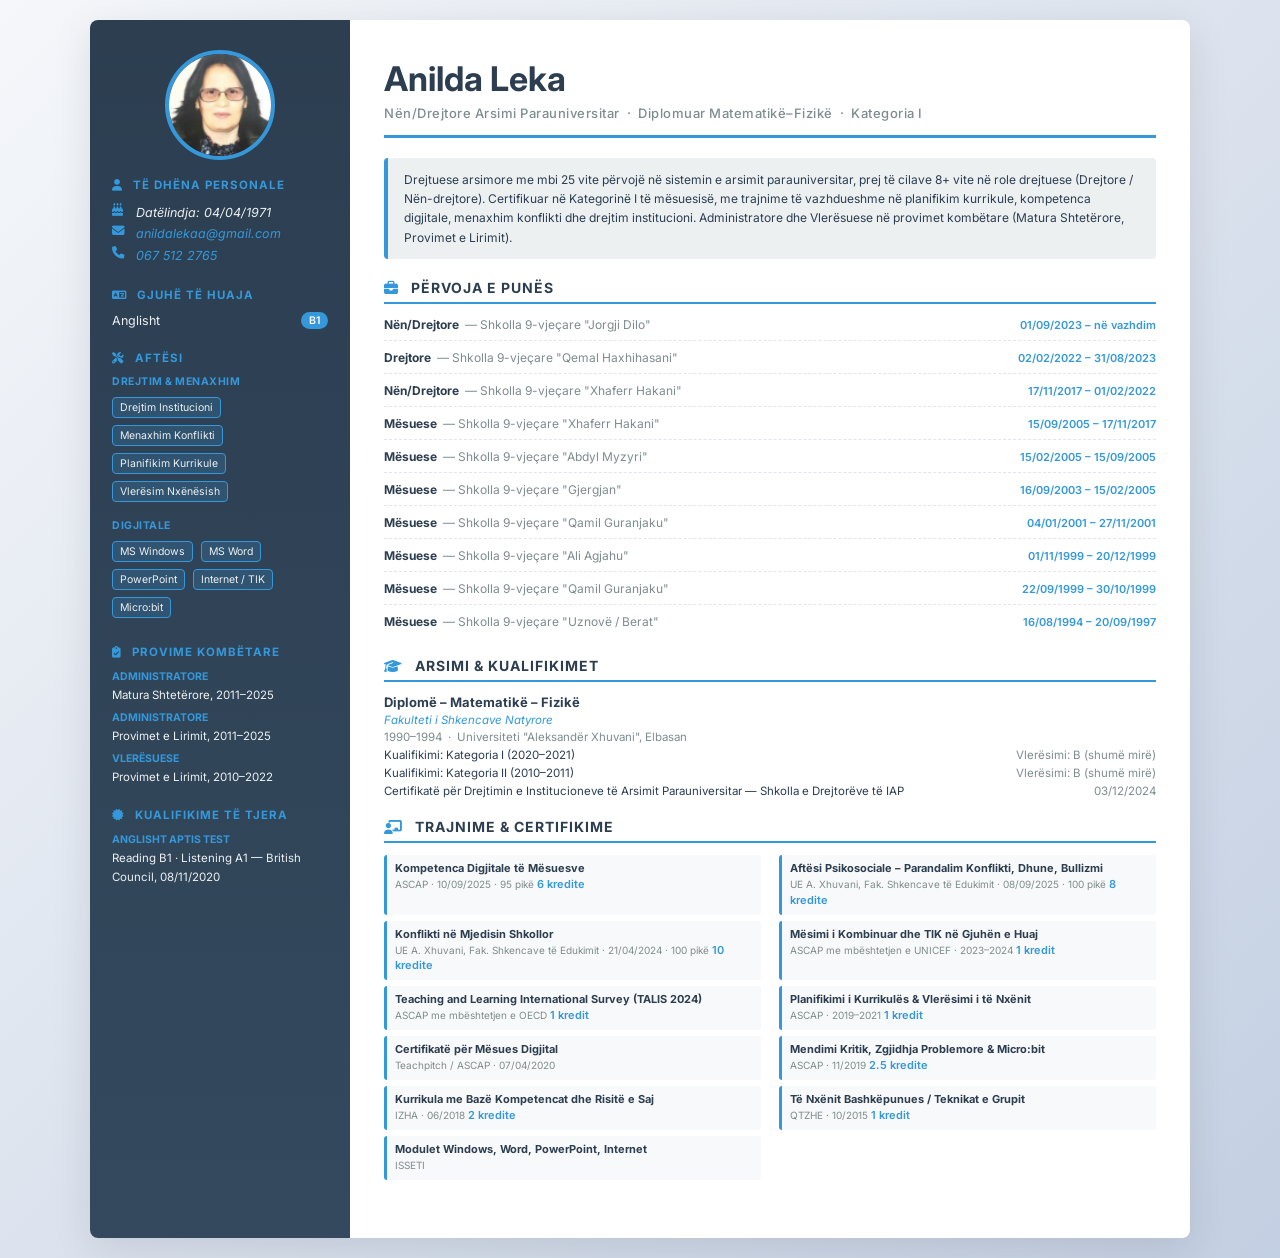
<file: index.html>
<!DOCTYPE html>
<html lang="sq">
<head>
    <meta charset="UTF-8">
    <meta name="viewport" content="width=device-width, initial-scale=1.0">
    <title>Anilda Leka – CV</title>
    <meta name="description" content="Anilda Leka – Drejtore/Nën-drejtore Arsimi Parauniversitar. CV / Curriculum Vitae.">
    <link rel="stylesheet" href="style.css">
    <link rel="stylesheet" href="https://cdnjs.cloudflare.com/ajax/libs/font-awesome/6.5.0/css/all.min.css">
    <link href="https://fonts.googleapis.com/css2?family=Inter:wght@400;500;600;700&display=swap" rel="stylesheet">
</head>
<body>
<div class="cv-container">

    <!-- ═══════ SIDEBAR ═══════ -->
    <aside class="sidebar">
        <img src="/anilda.png" alt="Anilda Leka">

        <div class="sidebar-section">
            <div class="sidebar-heading"><i class="fas fa-user"></i> Të Dhëna Personale</div>
            <address>
            <div class="info-row"><i class="fas fa-cake-candles"></i><span>Datëlindja: 04/04/1971</span></div>
            <div class="info-row"><i class="fas fa-envelope"></i><a href="mailto:anildalekaa@gmail.com">anildalekaa@gmail.com</a></div>
            <div class="info-row"><i class="fas fa-phone"></i><a href="tel:+355675122765">067 512 2765</a></div>
            </address>
        </div>

        <div class="sidebar-section">
            <div class="sidebar-heading"><i class="fas fa-language"></i> Gjuhë të Huaja</div>
            <div class="lang-item"><span class="lang-name">Anglisht</span><span class="lang-pill">B1</span></div>
        </div>

        <div class="sidebar-section">
            <div class="sidebar-heading"><i class="fas fa-tools"></i> Aftësi</div>
            <div class="skills-group">
                <div class="skills-label">Drejtim & Menaxhim</div>
                <span class="tag">Drejtim Institucioni</span>
                <span class="tag">Menaxhim Konflikti</span>
                <span class="tag">Planifikim Kurrikule</span>
                <span class="tag">Vlerësim Nxënësish</span>
            </div>
            <div class="skills-group">
                <div class="skills-label">Digjitale</div>
                <span class="tag">MS Windows</span>
                <span class="tag">MS Word</span>
                <span class="tag">PowerPoint</span>
                <span class="tag">Internet / TIK</span>
                <span class="tag">Micro:bit</span>
            </div>
        </div>

        <div class="sidebar-section">
            <div class="sidebar-heading"><i class="fas fa-clipboard-check"></i> Provime Kombëtare</div>
            <div class="exam-item"><strong>Administratore</strong>Matura Shtetërore, 2011–2025</div>
            <div class="exam-item"><strong>Administratore</strong>Provimet e Lirimit, 2011–2025</div>
            <div class="exam-item"><strong>Vlerësuese</strong>Provimet e Lirimit, 2010–2022</div>
        </div>

        <div class="sidebar-section">
            <div class="sidebar-heading"><i class="fas fa-certificate"></i> Kualifikime të Tjera</div>
            <div class="exam-item"><strong>Anglisht APTIS Test</strong>Reading B1 · Listening A1 — British Council, 08/11/2020</div>
        </div>
    </aside>

    <!-- ═══════ CONTENT ═══════ -->
    <main class="content">

        <header>
            <h1>Anilda Leka</h1>
            <div class="header-subtitle">Nën/Drejtore Arsimi Parauniversitar &nbsp;·&nbsp; Diplomuar Matematikë–Fizikë &nbsp;·&nbsp; Kategoria I</div>
        </header>

        <!-- Profile Summary -->
        <div class="profile-summary">
            Drejtuese arsimore me mbi 25 vite përvojë në sistemin e arsimit parauniversitar, prej të cilave 8+ vite në role drejtuese (Drejtore / Nën-drejtore). Certifikuar në Kategorinë I të mësuesisë, me trajnime të vazhdueshme në planifikim kurrikule, kompetenca digjitale, menaxhim konflikti dhe drejtim institucioni. Administratore dhe Vlerësuese në provimet kombëtare (Matura Shtetërore, Provimet e Lirimit).
        </div>

        <!-- Experience -->
        <section>
            <div class="section-heading"><i class="fas fa-briefcase"></i> Përvoja e Punës</div>

            <div class="job">
                <div><span class="job-title">Nën/Drejtore</span> &nbsp;<span class="job-place">— Shkolla 9-vjeçare "Jorgji Dilo"</span></div>
                <div class="job-date">01/09/2023 – në vazhdim</div>
            </div>
            <div class="job">
                <div><span class="job-title">Drejtore</span> &nbsp;<span class="job-place">— Shkolla 9-vjeçare "Qemal Haxhihasani"</span></div>
                <div class="job-date">02/02/2022 – 31/08/2023</div>
            </div>
            <div class="job">
                <div><span class="job-title">Nën/Drejtore</span> &nbsp;<span class="job-place">— Shkolla 9-vjeçare "Xhaferr Hakani"</span></div>
                <div class="job-date">17/11/2017 – 01/02/2022</div>
            </div>
            <div class="job">
                <div><span class="job-title">Mësuese</span> &nbsp;<span class="job-place">— Shkolla 9-vjeçare "Xhaferr Hakani"</span></div>
                <div class="job-date">15/09/2005 – 17/11/2017</div>
            </div>
            <div class="job">
                <div><span class="job-title">Mësuese</span> &nbsp;<span class="job-place">— Shkolla 9-vjeçare "Abdyl Myzyri"</span></div>
                <div class="job-date">15/02/2005 – 15/09/2005</div>
            </div>
            <div class="job">
                <div><span class="job-title">Mësuese</span> &nbsp;<span class="job-place">— Shkolla 9-vjeçare "Gjergjan"</span></div>
                <div class="job-date">16/09/2003 – 15/02/2005</div>
            </div>
            <div class="job">
                <div><span class="job-title">Mësuese</span> &nbsp;<span class="job-place">— Shkolla 9-vjeçare "Qamil Guranjaku"</span></div>
                <div class="job-date">04/01/2001 – 27/11/2001</div>
            </div>
            <div class="job">
                <div><span class="job-title">Mësuese</span> &nbsp;<span class="job-place">— Shkolla 9-vjeçare "Ali Agjahu"</span></div>
                <div class="job-date">01/11/1999 – 20/12/1999</div>
            </div>
            <div class="job">
                <div><span class="job-title">Mësuese</span> &nbsp;<span class="job-place">— Shkolla 9-vjeçare "Qamil Guranjaku"</span></div>
                <div class="job-date">22/09/1999 – 30/10/1999</div>
            </div>
            <div class="job">
                <div><span class="job-title">Mësuese</span> &nbsp;<span class="job-place">— Shkolla 9-vjeçare "Uznovë / Berat"</span></div>
                <div class="job-date">16/08/1994 – 20/09/1997</div>
            </div>
        </section>

        <!-- Education -->
        <section>
            <div class="section-heading"><i class="fas fa-graduation-cap"></i> Arsimi & Kualifikimet</div>

            <div class="edu-item">
                <div class="edu-degree">Diplomë – Matematikë &ndash; Fizikë</div>
                <div class="edu-sub">Fakulteti i Shkencave Natyrore</div>
                <div class="edu-meta">1990–1994 &nbsp;&middot;&nbsp; Universiteti "Aleksandër Xhuvani", Elbasan</div>
                <div class="qual-row"><span>Kualifikimi: Kategoria I (2020–2021)</span><span>Vlerësimi: B (shumë mirë)</span></div>
                <div class="qual-row"><span>Kualifikimi: Kategoria II (2010–2011)</span><span>Vlerësimi: B (shumë mirë)</span></div>
                <div class="qual-row"><span>Certifikatë për Drejtimin e Institucioneve të Arsimit Parauniversitar — Shkolla e Drejtorëve të IAP</span><span>03/12/2024</span></div>
            </div>
        </section>

        <!-- Trainings & Certificates -->
        <section>
            <div class="section-heading"><i class="fas fa-chalkboard-teacher"></i> Trajnime & Certifikime</div>
            <div class="cert-grid">
                <div class="cert-item">
                    <span class="cert-title">Kompetenca Digjitale të Mësuesve</span>
                    <span class="cert-meta">ASCAP · 10/09/2025 · 95 pikë</span>
                    <span class="cert-credit">6 kredite</span>
                </div>
                <div class="cert-item">
                    <span class="cert-title">Aftësi Psikosociale – Parandalim Konflikti, Dhune, Bullizmi</span>
                    <span class="cert-meta">UE A. Xhuvani, Fak. Shkencave të Edukimit · 08/09/2025 · 100 pikë</span>
                    <span class="cert-credit">8 kredite</span>
                </div>
                <div class="cert-item">
                    <span class="cert-title">Konflikti në Mjedisin Shkollor</span>
                    <span class="cert-meta">UE A. Xhuvani, Fak. Shkencave të Edukimit · 21/04/2024 · 100 pikë</span>
                    <span class="cert-credit">10 kredite</span>
                </div>
                <div class="cert-item">
                    <span class="cert-title">Mësimi i Kombinuar dhe TIK në Gjuhën e Huaj</span>
                    <span class="cert-meta">ASCAP me mbështetjen e UNICEF · 2023–2024</span>
                    <span class="cert-credit">1 kredit</span>
                </div>
                <div class="cert-item">
                    <span class="cert-title">Teaching and Learning International Survey (TALIS 2024)</span>
                    <span class="cert-meta">ASCAP me mbështetjen e OECD</span>
                    <span class="cert-credit">1 kredit</span>
                </div>
                <div class="cert-item">
                    <span class="cert-title">Planifikimi i Kurrikulës & Vlerësimi i të Nxënit</span>
                    <span class="cert-meta">ASCAP · 2019–2021</span>
                    <span class="cert-credit">1 kredit</span>
                </div>
                <div class="cert-item">
                    <span class="cert-title">Certifikatë për Mësues Digjital</span>
                    <span class="cert-meta">Teachpitch / ASCAP · 07/04/2020</span>
                </div>
                <div class="cert-item">
                    <span class="cert-title">Mendimi Kritik, Zgjidhja Problemore & Micro:bit</span>
                    <span class="cert-meta">ASCAP · 11/2019</span>
                    <span class="cert-credit">2.5 kredite</span>
                </div>
                <div class="cert-item">
                    <span class="cert-title">Kurrikula me Bazë Kompetencat dhe Risitë e Saj</span>
                    <span class="cert-meta">IZHA · 06/2018</span>
                    <span class="cert-credit">2 kredite</span>
                </div>
                <div class="cert-item">
                    <span class="cert-title">Të Nxënit Bashkëpunues / Teknikat e Grupit</span>
                    <span class="cert-meta">QTZHE · 10/2015</span>
                    <span class="cert-credit">1 kredit</span>
                </div>
                <div class="cert-item">
                    <span class="cert-title">Modulet Windows, Word, PowerPoint, Internet</span>
                    <span class="cert-meta">ISSETI</span>
                </div>
            </div>
        </section>

    </main>
</div>
</body>
</html>
</file>
<file: style.css>
* {
    margin: 0;
    padding: 0;
    box-sizing: border-box;
}

body {
    font-family: 'Inter', -apple-system, BlinkMacSystemFont, 'Segoe UI', sans-serif;
    background: linear-gradient(135deg, #f5f7fa 0%, #c3cfe2 100%);
    padding: 20px;
    min-height: 100vh;
}

.cv-container {
    display: grid;
    grid-template-columns: 260px 1fr;
    gap: 0;
    max-width: 1100px;
    margin: 0 auto;
    background: white;
    border-radius: 8px;
    box-shadow: 0 10px 40px rgba(0, 0, 0, 0.1);
    overflow: hidden;
}

/* ═══════ SIDEBAR ═══════ */
.sidebar {
    background: linear-gradient(180deg, #2c3e50 0%, #34495e 100%);
    color: white;
    padding: 30px 22px;
}

.sidebar img {
    width: 110px;
    height: 110px;
    border-radius: 50%;
    border: 4px solid #3498db;
    margin: 0 auto 18px;
    object-fit: cover;
    display: block;
}

.sidebar-section {
    margin-bottom: 22px;
}

.sidebar-heading {
    font-size: 11.5px;
    font-weight: 700;
    text-transform: uppercase;
    color: #3498db;
    margin-bottom: 10px;
    letter-spacing: 1px;
}

.sidebar-heading i {
    margin-right: 6px;
}

.info-row {
    font-size: 12.5px;
    line-height: 1.7;
    color: #ecf0f1;
    display: flex;
    align-items: flex-start;
    gap: 8px;
    word-break: break-word;
}

.info-row i {
    color: #3498db;
    min-width: 16px;
    margin-top: 2px;
}

.info-row a {
    color: #3498db;
    text-decoration: none;
}

.lang-item {
    display: flex;
    justify-content: space-between;
    align-items: center;
    margin-bottom: 7px;
    font-size: 12.5px;
}

.lang-name {
    color: #ecf0f1;
}

.lang-pill {
    background: #3498db;
    color: white;
    padding: 2px 8px;
    border-radius: 12px;
    font-size: 10.5px;
    font-weight: 600;
}

.skills-group {
    margin-bottom: 12px;
}

.skills-label {
    font-size: 10.5px;
    font-weight: 700;
    color: #3498db;
    text-transform: uppercase;
    margin-bottom: 7px;
    letter-spacing: 0.5px;
}

.tag {
    display: inline-block;
    background: rgba(52, 152, 219, 0.2);
    border: 1px solid #3498db;
    color: #ecf0f1;
    padding: 3px 7px;
    border-radius: 4px;
    font-size: 10.5px;
    margin-right: 4px;
    margin-bottom: 5px;
}

.exam-item {
    font-size: 11.5px;
    line-height: 1.6;
    color: #ecf0f1;
    margin-bottom: 6px;
}

.exam-item strong {
    color: #3498db;
    display: block;
    font-size: 10.5px;
    text-transform: uppercase;
}

/* ═══════ CONTENT ═══════ */
.content {
    padding: 38px 34px;
}

header {
    margin-bottom: 20px;
    border-bottom: 3px solid #3498db;
    padding-bottom: 14px;
}

header h1 {
    font-size: 34px;
    color: #2c3e50;
    margin-bottom: 6px;
    font-weight: 700;
}

.header-subtitle {
    font-size: 13px;
    color: #7f8c8d;
    font-weight: 500;
    letter-spacing: 0.5px;
}

.profile-summary {
    background: #ecf0f1;
    padding: 12px 16px;
    border-left: 4px solid #3498db;
    margin-bottom: 20px;
    font-size: 12px;
    line-height: 1.6;
    color: #2c3e50;
    border-radius: 4px;
}

section {
    margin-bottom: 20px;
}

.section-heading {
    font-size: 14px;
    font-weight: 700;
    color: #2c3e50;
    margin-bottom: 12px;
    text-transform: uppercase;
    letter-spacing: 1px;
    border-bottom: 2px solid #3498db;
    padding-bottom: 6px;
}

.section-heading i {
    color: #3498db;
    margin-right: 8px;
}

/* Job Entries */
.job {
    margin-bottom: 8px;
    display: flex;
    justify-content: space-between;
    align-items: baseline;
    gap: 10px;
    font-size: 12px;
    line-height: 1.5;
    padding-bottom: 6px;
    border-bottom: 1px dashed #e0e6ea;
}

.job:last-child {
    border-bottom: none;
}

.job-title {
    font-weight: 700;
    color: #2c3e50;
}

.job-place {
    color: #7f8c8d;
}

.job-date {
    font-size: 11px;
    color: #3498db;
    font-weight: 600;
    white-space: nowrap;
    text-align: right;
}

/* Education */
.edu-item {
    margin-bottom: 10px;
}

.edu-degree {
    font-size: 13px;
    font-weight: 700;
    color: #2c3e50;
    margin-bottom: 3px;
}

.edu-sub {
    font-size: 11.5px;
    color: #3498db;
    font-style: italic;
    margin-bottom: 3px;
}

.edu-meta {
    font-size: 11.5px;
    color: #7f8c8d;
}

.qual-row {
    display: flex;
    justify-content: space-between;
    font-size: 11.5px;
    color: #2c3e50;
    margin-top: 4px;
}

.qual-row span:last-child {
    color: #7f8c8d;
}

/* Certificates / Trainings grid */
.cert-grid {
    display: grid;
    grid-template-columns: 1fr 1fr;
    gap: 6px 18px;
}

.cert-item {
    font-size: 11px;
    line-height: 1.45;
    color: #2c3e50;
    padding: 6px 8px;
    background: #f8f9fa;
    border-left: 3px solid #3498db;
    border-radius: 3px;
}

.cert-item .cert-title {
    font-weight: 700;
    display: block;
}

.cert-item .cert-meta {
    color: #7f8c8d;
    font-size: 10px;
}

.cert-item .cert-credit {
    color: #3498db;
    font-weight: 600;
}

@media (max-width: 768px) {
    .cv-container {
        grid-template-columns: 1fr;
    }

    .content {
        padding: 25px 20px;
    }

    .cert-grid {
        grid-template-columns: 1fr;
    }

    .job {
        flex-direction: column;
        gap: 2px;
    }

    .job-date {
        text-align: left;
    }
}

/* Print Styles — fit on one A4 page */
@media print {
    @page {
        size: A4;
        margin: 0;
    }

    html, body {
        background: white !important;
        padding: 0 !important;
        -webkit-print-color-adjust: exact;
        print-color-adjust: exact;
        height: 297mm;
    }

    .cv-container {
        display: grid;
        grid-template-columns: 200px 1fr;
        grid-template-rows: 100%;
        gap: 0;
        max-width: 100%;
        min-height: 297mm;
        height: 297mm;
        box-shadow: none;
        border-radius: 0;
        overflow: hidden;
        margin: 0;
    }

    .sidebar {
        height: 297mm;
        padding: 16px 12px;
        background: linear-gradient(180deg, #2c3e50 0%, #34495e 100%) !important;
    }

    .sidebar img {
        width: 70px;
        height: 70px;
        margin-bottom: 10px;
    }

    .sidebar-section {
        margin-bottom: 12px;
    }

    .sidebar-heading {
        font-size: 9px;
        margin-bottom: 5px;
    }

    .info-row {
        font-size: 9.5px;
        line-height: 1.35;
    }

    .lang-item {
        font-size: 9.5px;
        margin-bottom: 3px;
    }

    .exam-item {
        font-size: 8.5px;
        margin-bottom: 4px;
    }

    .exam-item strong {
        font-size: 8px;
    }

    .content {
        padding: 14px 20px;
    }

    header {
        margin-bottom: 10px;
        padding-bottom: 8px;
    }

    header h1 {
        font-size: 22px;
        margin-bottom: 3px;
    }

    .header-subtitle {
        font-size: 9.5px;
    }

    .profile-summary {
        padding: 7px 12px;
        margin-bottom: 10px;
        font-size: 9.5px;
        line-height: 1.35;
    }

    section {
        margin-bottom: 10px;
    }

    .section-heading {
        font-size: 10.5px;
        margin-bottom: 7px;
        padding-bottom: 3px;
    }

    .job {
        font-size: 9.5px;
        margin-bottom: 4px;
        padding-bottom: 4px;
    }

    .job-date {
        font-size: 9px;
    }

    .edu-item {
        margin-bottom: 5px;
    }

    .edu-degree {
        font-size: 10px;
    }

    .edu-sub, .edu-meta, .qual-row {
        font-size: 9px;
    }

    .cert-grid {
        gap: 3px 10px;
    }

    .cert-item {
        font-size: 8px;
        padding: 3px 6px;
        line-height: 1.25;
    }

    .cert-item .cert-meta {
        font-size: 7.5px;
    }

    .job, .edu-item, section {
        page-break-inside: avoid;
    }

    a {
        text-decoration: none;
        color: #2c3e50;
    }
}
</file>
